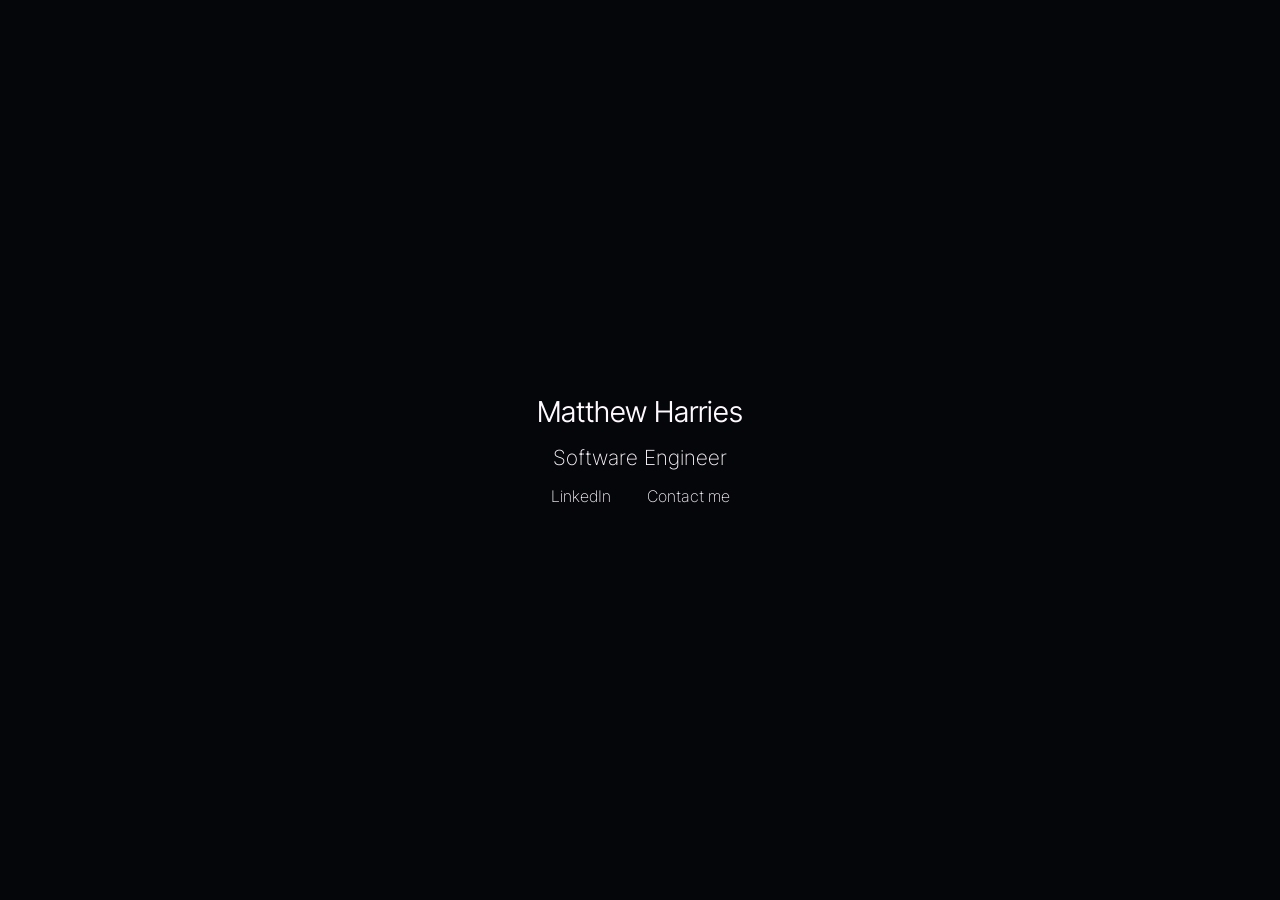
<file: index.html>
<!doctype html>
<html lang="en">

<head>
  <meta charset="utf-8">
  <meta name="viewport" content="width=device-width, initial-scale=1">
  <meta name="color-scheme" content="light dark" />
  <link rel="preconnect" href="https://fonts.googleapis.com">
  <link rel="preconnect" href="https://fonts.gstatic.com" crossorigin>
  <link href="https://fonts.googleapis.com/css2?family=Inter+Tight:ital,wght@0,100..900;1,100..900&display=swap"
    rel="stylesheet">
  <link rel="stylesheet" href="styles.css">
  <title>Matthew Harries</title>
</head>

<body class="font-inter-tight-normal">
  <main>
    <div class="centered">
      <div id="name" class="item font-inter-tight-strong big-font centered-text">
        Matthew Harries
      </div>
      <div id="title" class="item medium-font centered-text" style="padding: 16px 0px;">
        Software Engineer
      </div>
      <div id="links" class="item small-font centered-text">
        <div class="flex-item">
          <!-- <a class="bottom-link" target="_blank" href="">Resume</a> -->
          <a class="bottom-link" target="_blank" href="https://www.linkedin.com/in/harriesmatthew/">LinkedIn</a>
          <a class="bottom-link" target="_blank" href="mailto:matthewharriesdev@gmail.com">Contact me</a>
        </div>
      </div>
    </div>
  </main>
  <footer>

  </footer>
</body>

</html>
</file>
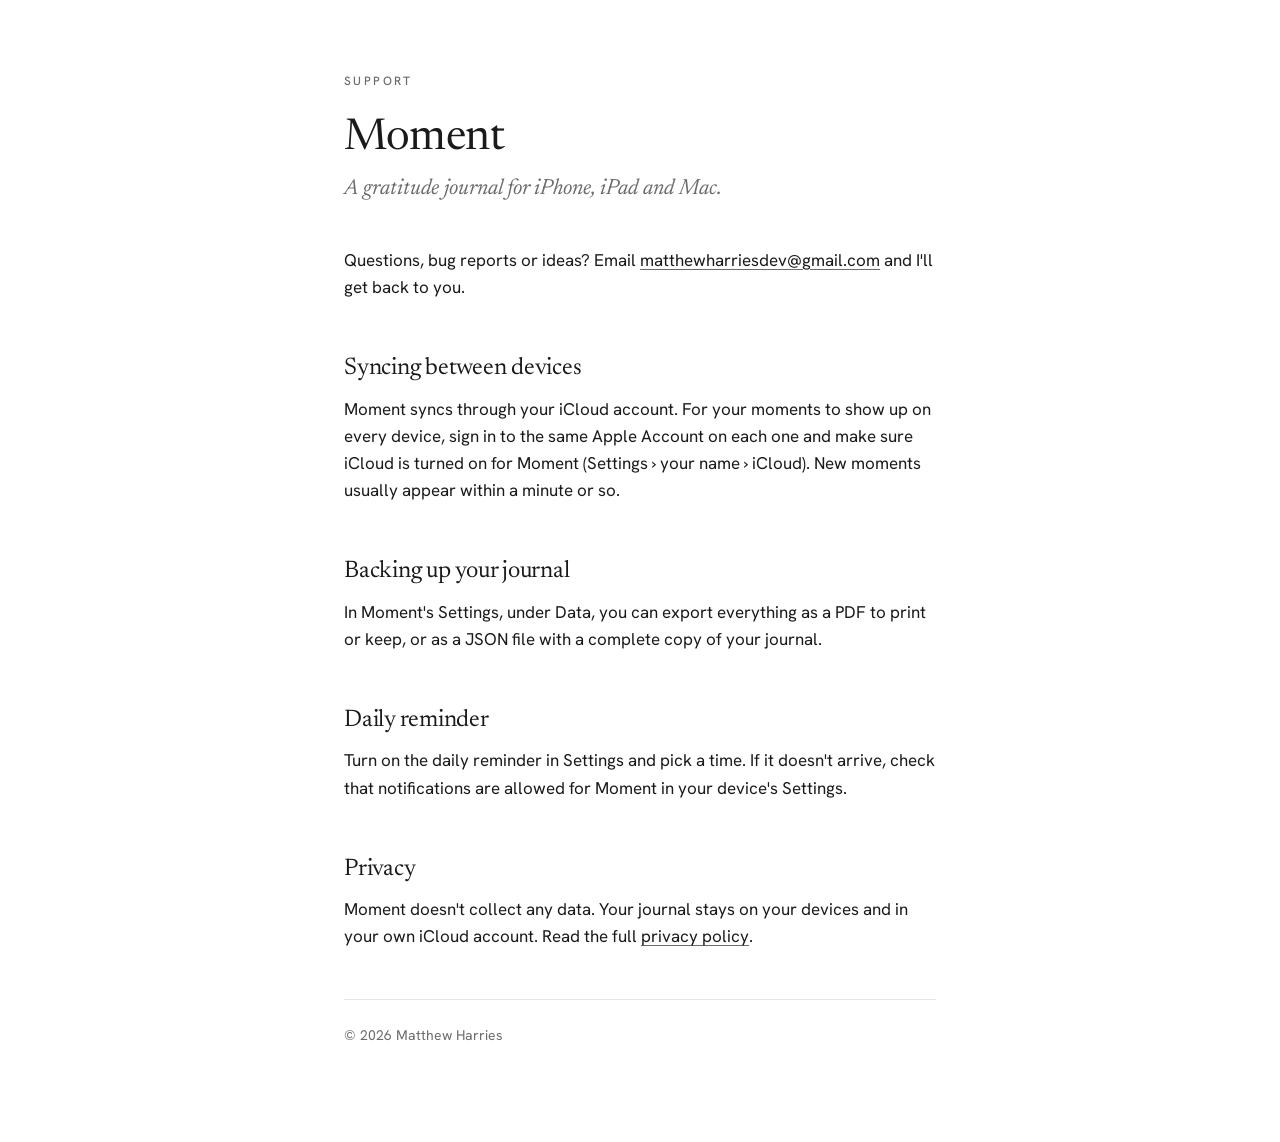
<file: moment-app/index.html>
<!doctype html>
<html lang="en">

<head>
  <meta charset="utf-8">
  <meta name="viewport" content="width=device-width, initial-scale=1">
  <meta name="color-scheme" content="light dark">
  <link rel="preconnect" href="https://fonts.googleapis.com">
  <link rel="preconnect" href="https://fonts.gstatic.com" crossorigin>
  <link href="https://fonts.googleapis.com/css2?family=Hanken+Grotesk:wght@400;500&family=Newsreader:ital,wght@0,400;1,400&display=swap" rel="stylesheet">
  <link rel="stylesheet" href="moment.css">
  <title>Moment · Support</title>
</head>

<body>
  <main>
    <p class="label">Support</p>
    <h1>Moment</h1>
    <p class="tagline">A gratitude journal for iPhone, iPad and Mac.</p>

    <p>Questions, bug reports or ideas? Email
      <a href="mailto:matthewharriesdev@gmail.com">matthewharriesdev@gmail.com</a> and I'll get back to you.</p>

    <h2>Syncing between devices</h2>
    <p>Moment syncs through your iCloud account. For your moments to show up on every device, sign in to the same
      Apple Account on each one and make sure iCloud is turned on for Moment (Settings › your name › iCloud). New
      moments usually appear within a minute or so.</p>

    <h2>Backing up your journal</h2>
    <p>In Moment's Settings, under Data, you can export everything as a PDF to print or keep, or as a JSON file with
      a complete copy of your journal.</p>

    <h2>Daily reminder</h2>
    <p>Turn on the daily reminder in Settings and pick a time. If it doesn't arrive, check that notifications are
      allowed for Moment in your device's Settings.</p>

    <h2>Privacy</h2>
    <p>Moment doesn't collect any data. Your journal stays on your devices and in your own iCloud account. Read the
      full <a href="privacy/">privacy policy</a>.</p>

    <hr>
    <footer>© 2026 Matthew Harries</footer>
  </main>
</body>

</html>
</file>
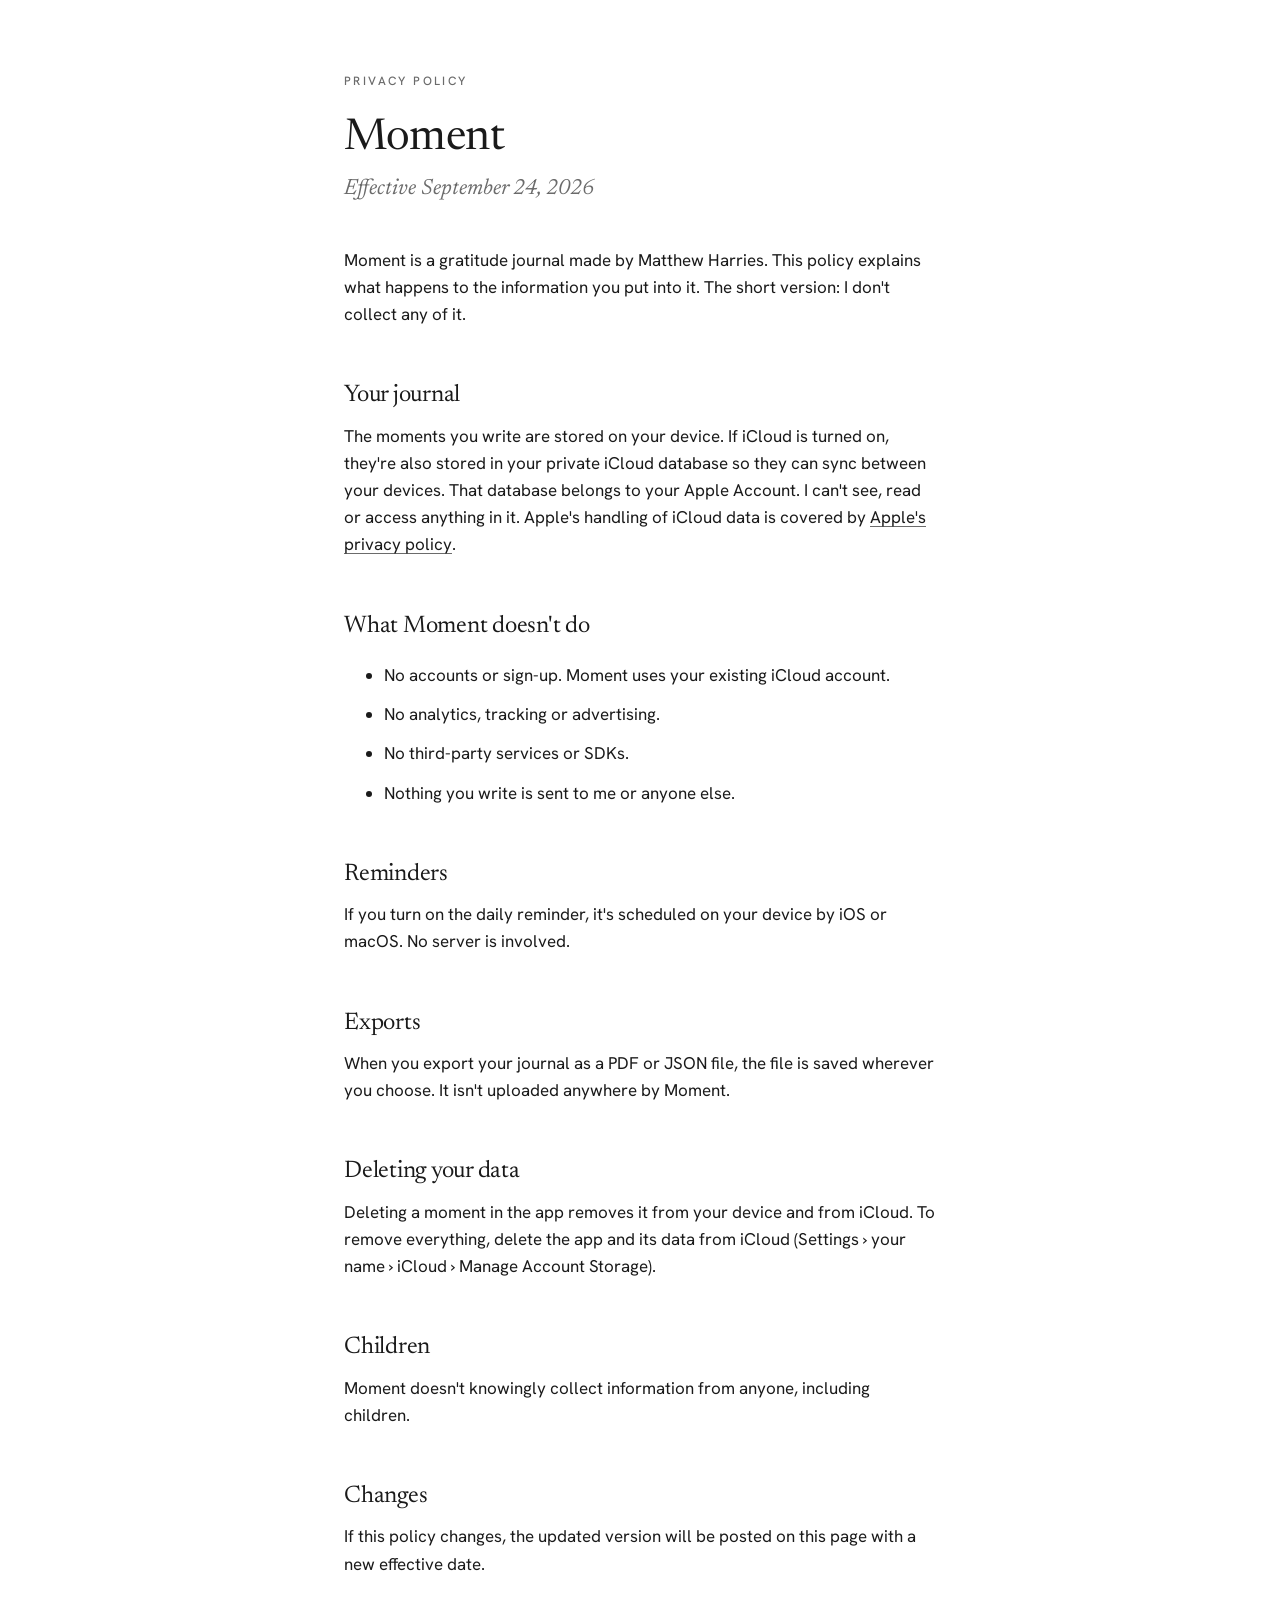
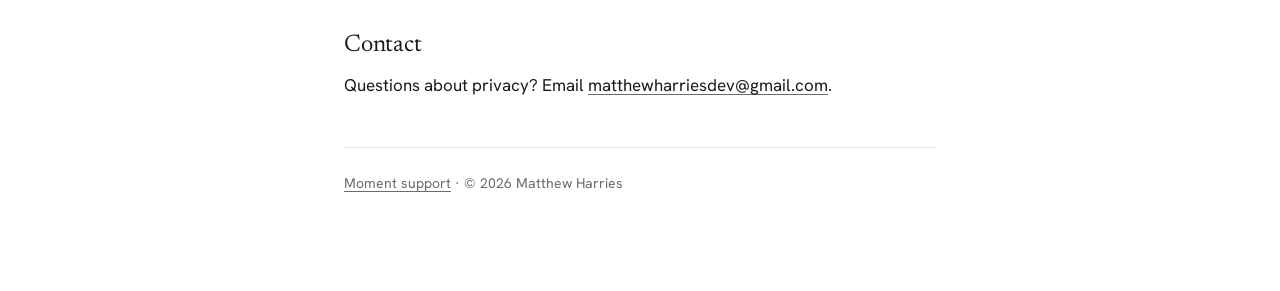
<file: moment-app/privacy/index.html>
<!doctype html>
<html lang="en">

<head>
  <meta charset="utf-8">
  <meta name="viewport" content="width=device-width, initial-scale=1">
  <meta name="color-scheme" content="light dark">
  <link rel="preconnect" href="https://fonts.googleapis.com">
  <link rel="preconnect" href="https://fonts.gstatic.com" crossorigin>
  <link href="https://fonts.googleapis.com/css2?family=Hanken+Grotesk:wght@400;500&family=Newsreader:ital,wght@0,400;1,400&display=swap" rel="stylesheet">
  <link rel="stylesheet" href="../moment.css">
  <title>Moment · Privacy Policy</title>
</head>

<body>
  <main>
    <p class="label">Privacy Policy</p>
    <h1>Moment</h1>
    <p class="tagline">Effective September 24, 2026</p>

    <p>Moment is a gratitude journal made by Matthew Harries. This policy explains what happens to the information
      you put into it. The short version: I don't collect any of it.</p>

    <h2>Your journal</h2>
    <p>The moments you write are stored on your device. If iCloud is turned on, they're also stored in your private
      iCloud database so they can sync between your devices. That database belongs to your Apple Account. I can't see,
      read or access anything in it. Apple's handling of iCloud data is covered by
      <a href="https://www.apple.com/legal/privacy/">Apple's privacy policy</a>.</p>

    <h2>What Moment doesn't do</h2>
    <ul>
      <li>No accounts or sign-up. Moment uses your existing iCloud account.</li>
      <li>No analytics, tracking or advertising.</li>
      <li>No third-party services or SDKs.</li>
      <li>Nothing you write is sent to me or anyone else.</li>
    </ul>

    <h2>Reminders</h2>
    <p>If you turn on the daily reminder, it's scheduled on your device by iOS or macOS. No server is involved.</p>

    <h2>Exports</h2>
    <p>When you export your journal as a PDF or JSON file, the file is saved wherever you choose. It isn't uploaded
      anywhere by Moment.</p>

    <h2>Deleting your data</h2>
    <p>Deleting a moment in the app removes it from your device and from iCloud. To remove everything, delete the app
      and its data from iCloud (Settings › your name › iCloud › Manage Account Storage).</p>

    <h2>Children</h2>
    <p>Moment doesn't knowingly collect information from anyone, including children.</p>

    <h2>Changes</h2>
    <p>If this policy changes, the updated version will be posted on this page with a new effective date.</p>

    <h2>Contact</h2>
    <p>Questions about privacy? Email <a href="mailto:matthewharriesdev@gmail.com">matthewharriesdev@gmail.com</a>.</p>

    <hr>
    <footer><a href="../">Moment support</a> · © 2026 Matthew Harries</footer>
  </main>
</body>

</html>
</file>
<file: styles.css>
/* ---fonts--- */

.font-inter-tight-normal {
  font-family: "Inter Tight", sans-serif;
  font-optical-sizing: auto;
  font-weight: 200;
  font-style: normal;
}

.font-inter-tight-strong {
  font-family: "Inter Tight", sans-serif;
  font-optical-sizing: auto;
  font-weight: 350;
  font-style: normal;
}

.big-font {
  font-size: 1.8rem;
}

.medium-font {
  font-size: 1.3rem;
}

.small-font {
  font-size: 1rem;
}

a:hover {
  text-decoration: underline;
  cursor: pointer;
}

a,
a:visited,
a:active {
  text-decoration: none;
  color: inherit;
}

.inline-link {
  text-decoration: underline;
  text-decoration-style: dotted;
  text-decoration-color: #d3d3d3;
  text-underline-offset: 0.25rem;
}

/* ---layout--- */

body {
  background-color: #050609;
  color: #FFFAFF;
}

.flex-container {
  display: flex;
  justify-content: center;
  align-items: center;
}

main {
  display: table;
  position: absolute;
  top: 0;
  left: 0;
  height: 100%;
  width: 100%;
}

.centered {
  display: table-cell;
  vertical-align: middle;
}

.item {
  margin-left: auto;
  margin-right: auto;
  max-width: 400px;
}

.centered-text {
  text-align: center;
}

.bottom-link {
  padding: 0px 16px;
}


/* animation */

#name {
  animation: fadeFast ease 1s;
  animation-iteration-count: 1;
  animation-fill-mode: forwards;
}

#title {
  animation: fadeFast ease 3s;
  animation-iteration-count: 1;
  animation-fill-mode: forwards;
}

#links {
  animation: fadeSlow ease 3s;
  animation-iteration-count: 1;
  animation-fill-mode: forwards;
}

@keyframes fadeFast {
  0% {
    opacity: 0;
  }

  100% {
    opacity: 1;
  }
}


@keyframes fadeSlow {
  0% {
    opacity: 0;
  }

  50% {
    opacity: 0;
  }

  100% {
    opacity: 1;
  }
}
</file>
<file: moment-app/moment.css>
/* Moment's own type and Mono palette: Newsreader + Hanken Grotesk, ink on white. */

:root {
  --ink: #1A1A1A;
  --bg: #FFFFFF;
  --muted: #6B6B6B;
  --hair: #E6E6E4;
}

@media (prefers-color-scheme: dark) {
  :root {
    --ink: #ECEAE4;
    --bg: #171717;
    --muted: #A3A19C;
    --hair: #2E2E2C;
  }
}

* {
  box-sizing: border-box;
}

body {
  margin: 0;
  background: var(--bg);
  color: var(--ink);
  font-family: "Hanken Grotesk", sans-serif;
  font-size: 17px;
  line-height: 1.6;
  -webkit-font-smoothing: antialiased;
}

main {
  max-width: 640px;
  margin: 0 auto;
  padding: 72px 24px 96px;
}

h1,
h2 {
  font-family: "Newsreader", serif;
  font-weight: 400;
  letter-spacing: -0.01em;
}

h1 {
  font-size: 44px;
  line-height: 1.1;
  margin: 0 0 8px;
}

h2 {
  font-size: 24px;
  margin: 48px 0 8px;
}

.tagline {
  font-family: "Newsreader", serif;
  font-style: italic;
  font-size: 22px;
  color: var(--muted);
  margin: 0 0 40px;
}

.label {
  font-size: 12px;
  font-weight: 500;
  letter-spacing: 0.2em;
  text-transform: uppercase;
  color: var(--muted);
  margin: 0 0 24px;
}

p,
li {
  margin: 0 0 12px;
}

a {
  color: inherit;
  text-underline-offset: 3px;
  text-decoration-color: var(--muted);
}

hr {
  border: 0;
  border-top: 1px solid var(--hair);
  margin: 48px 0 24px;
}

footer {
  font-size: 14px;
  color: var(--muted);
}
</file>
